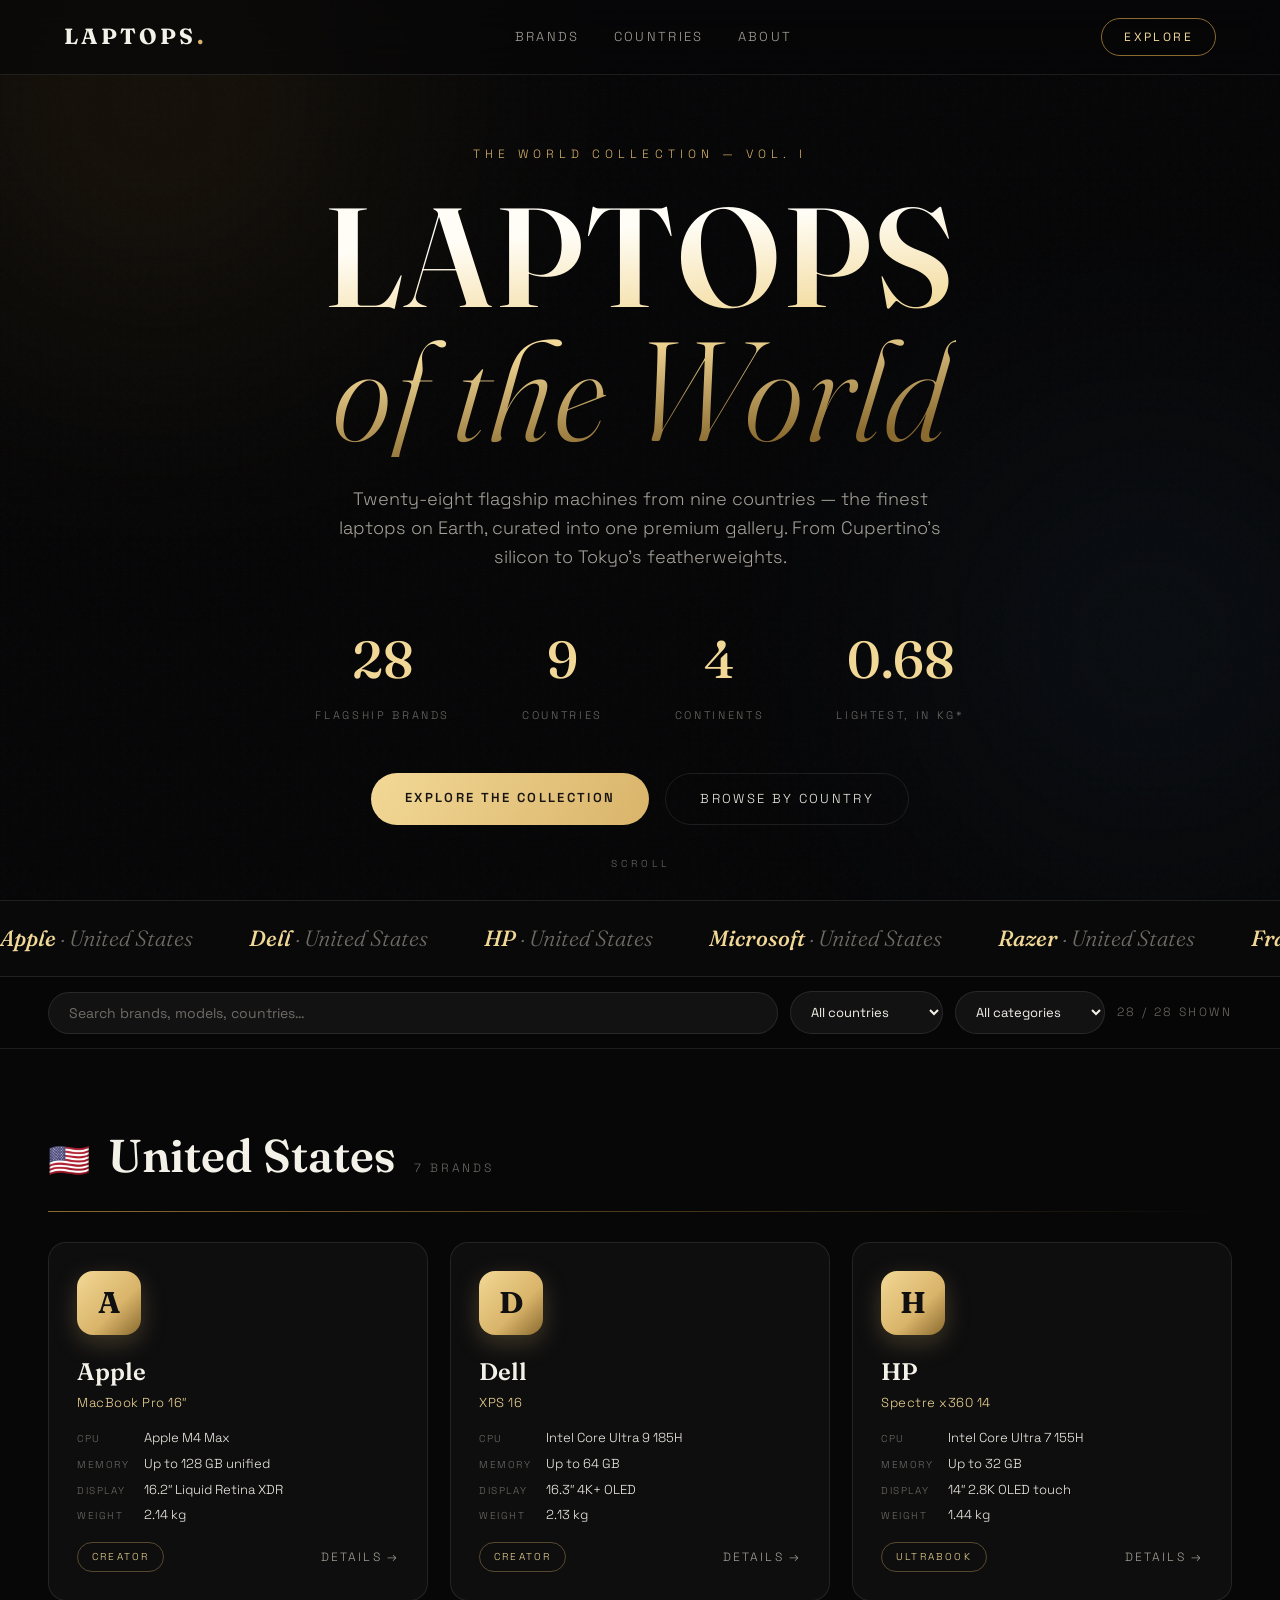
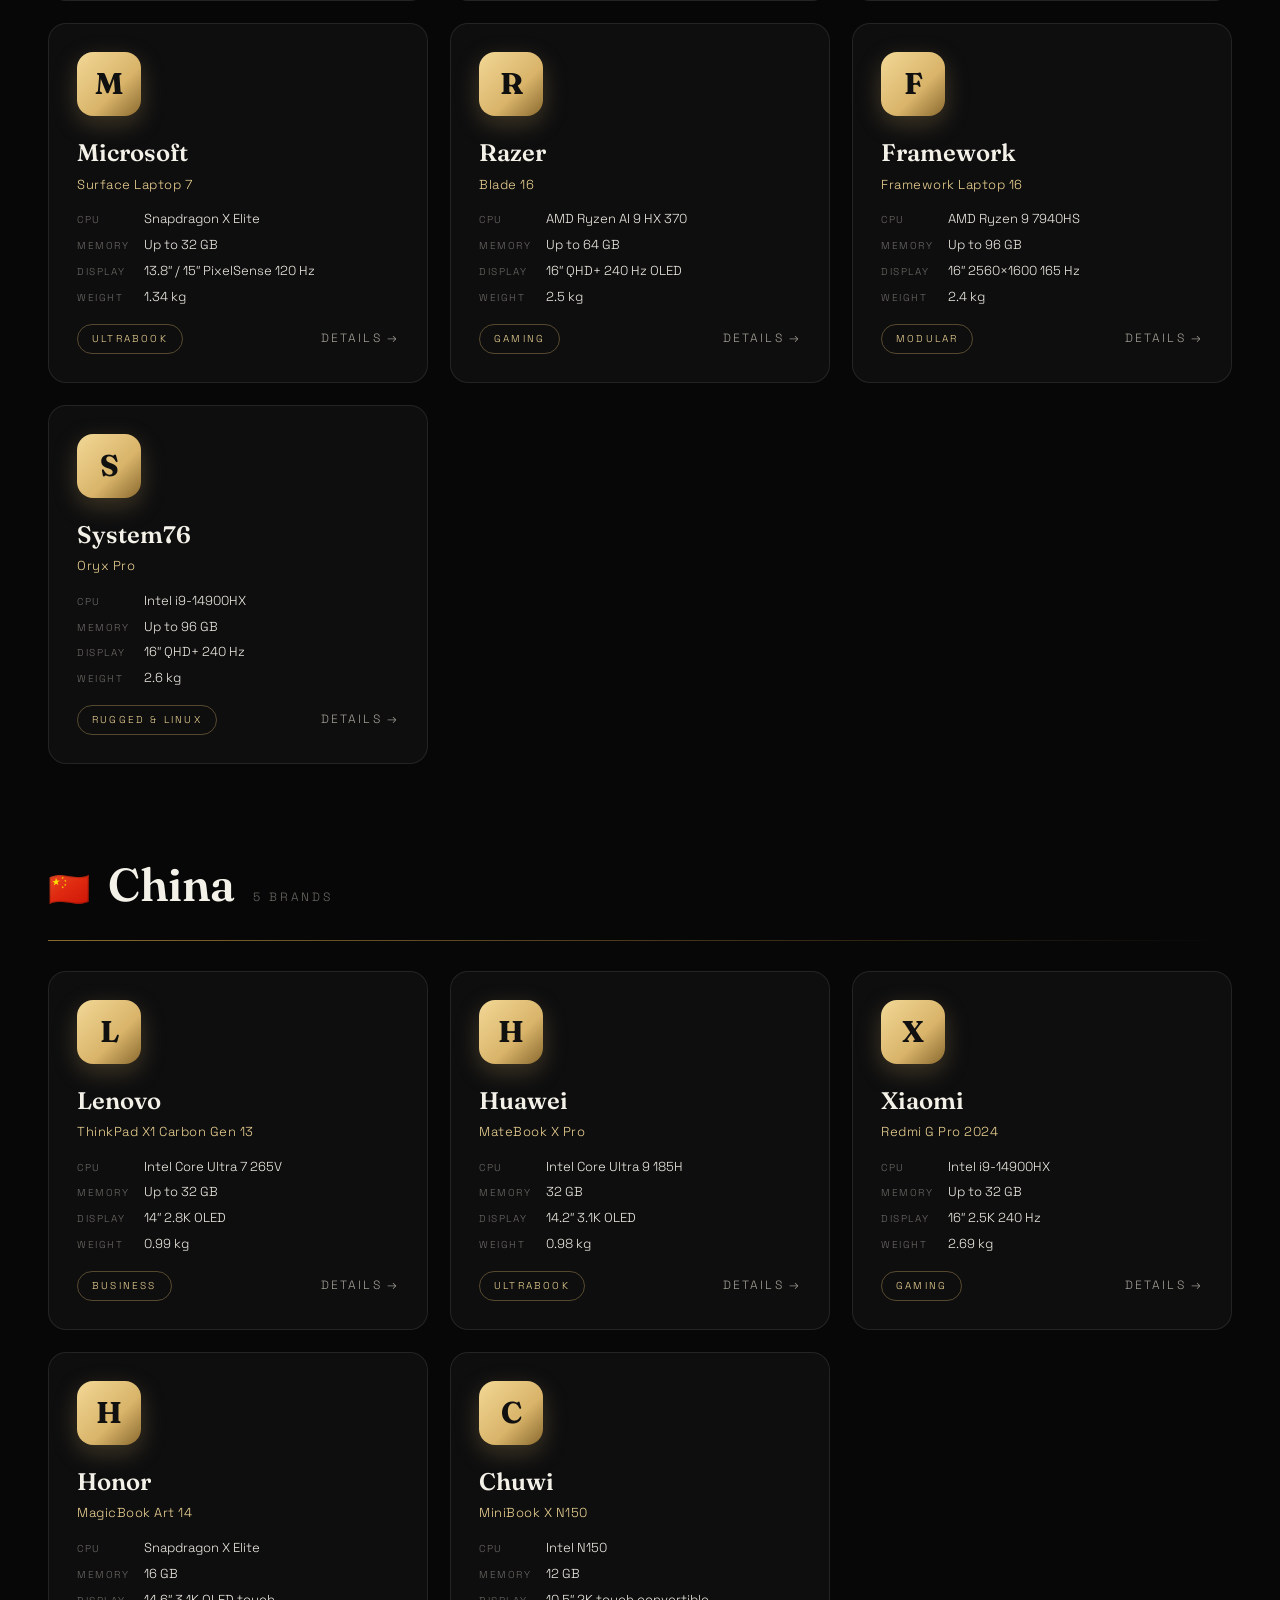
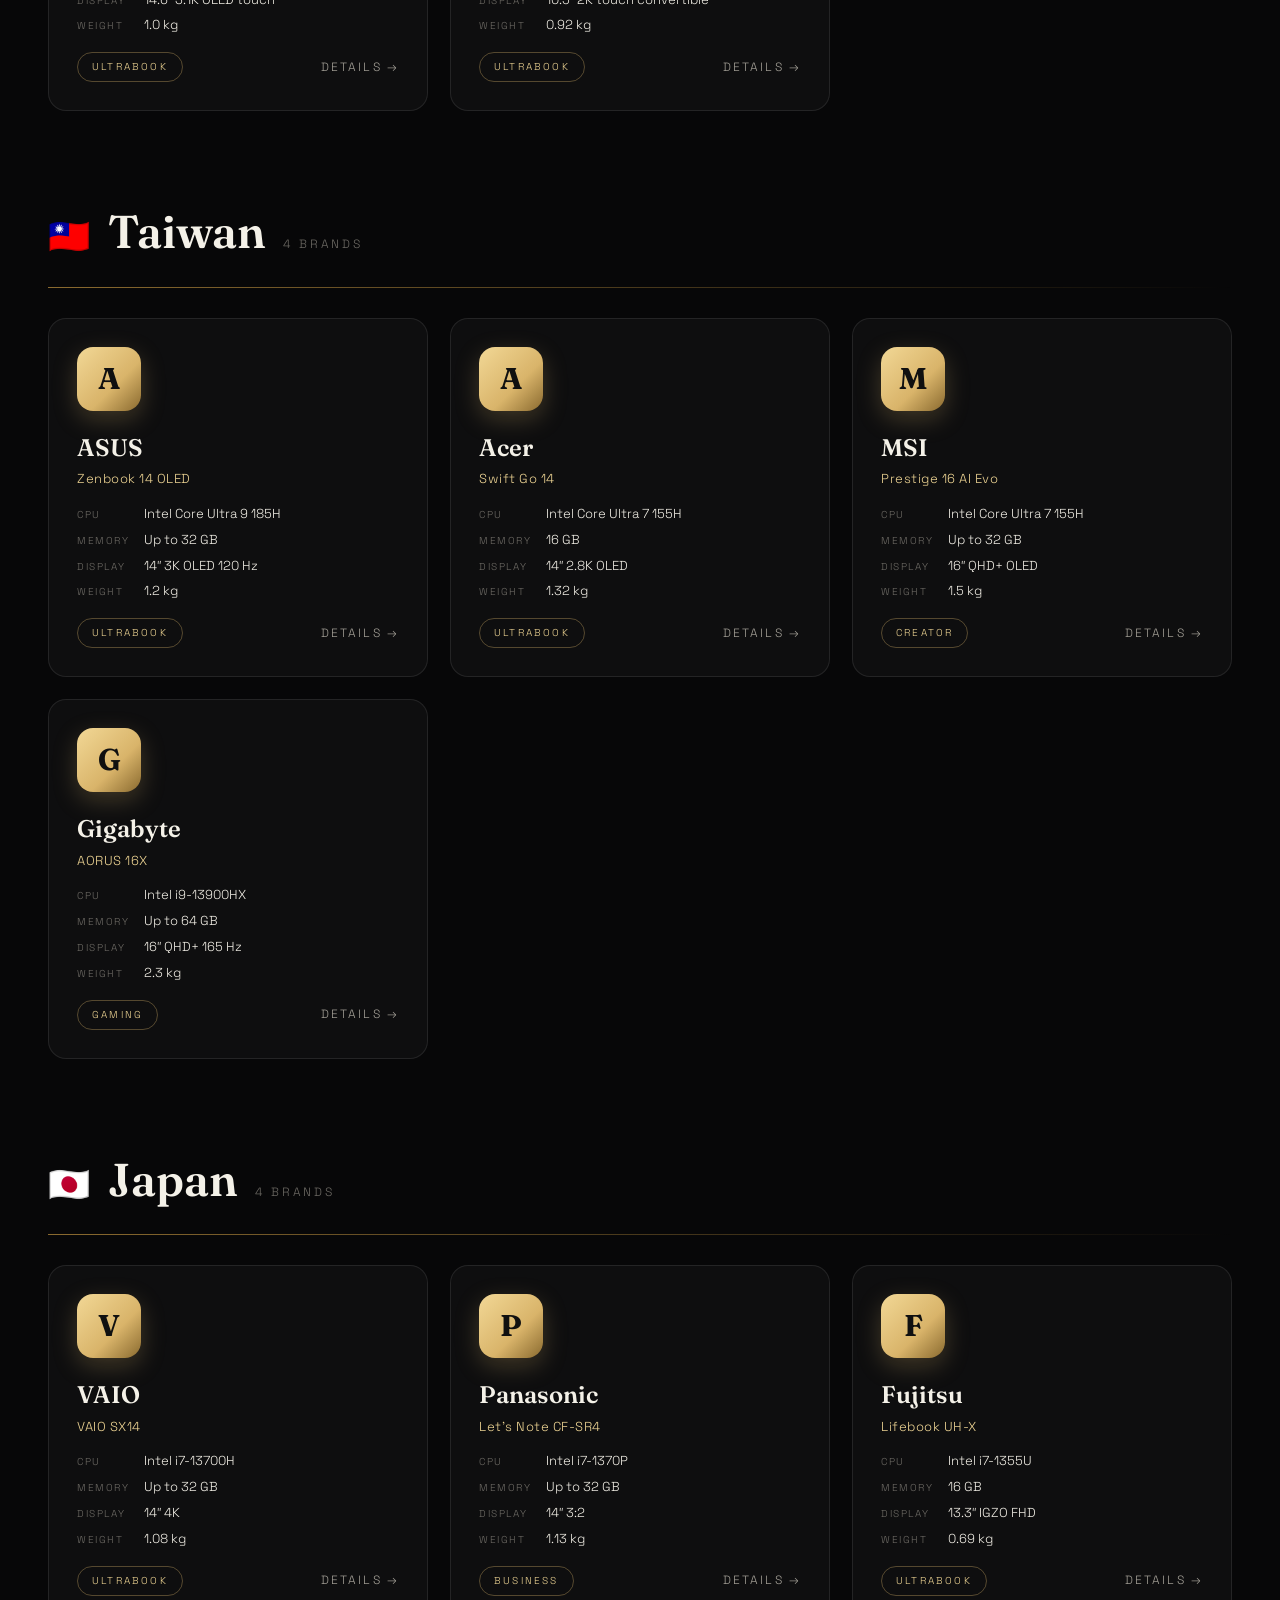
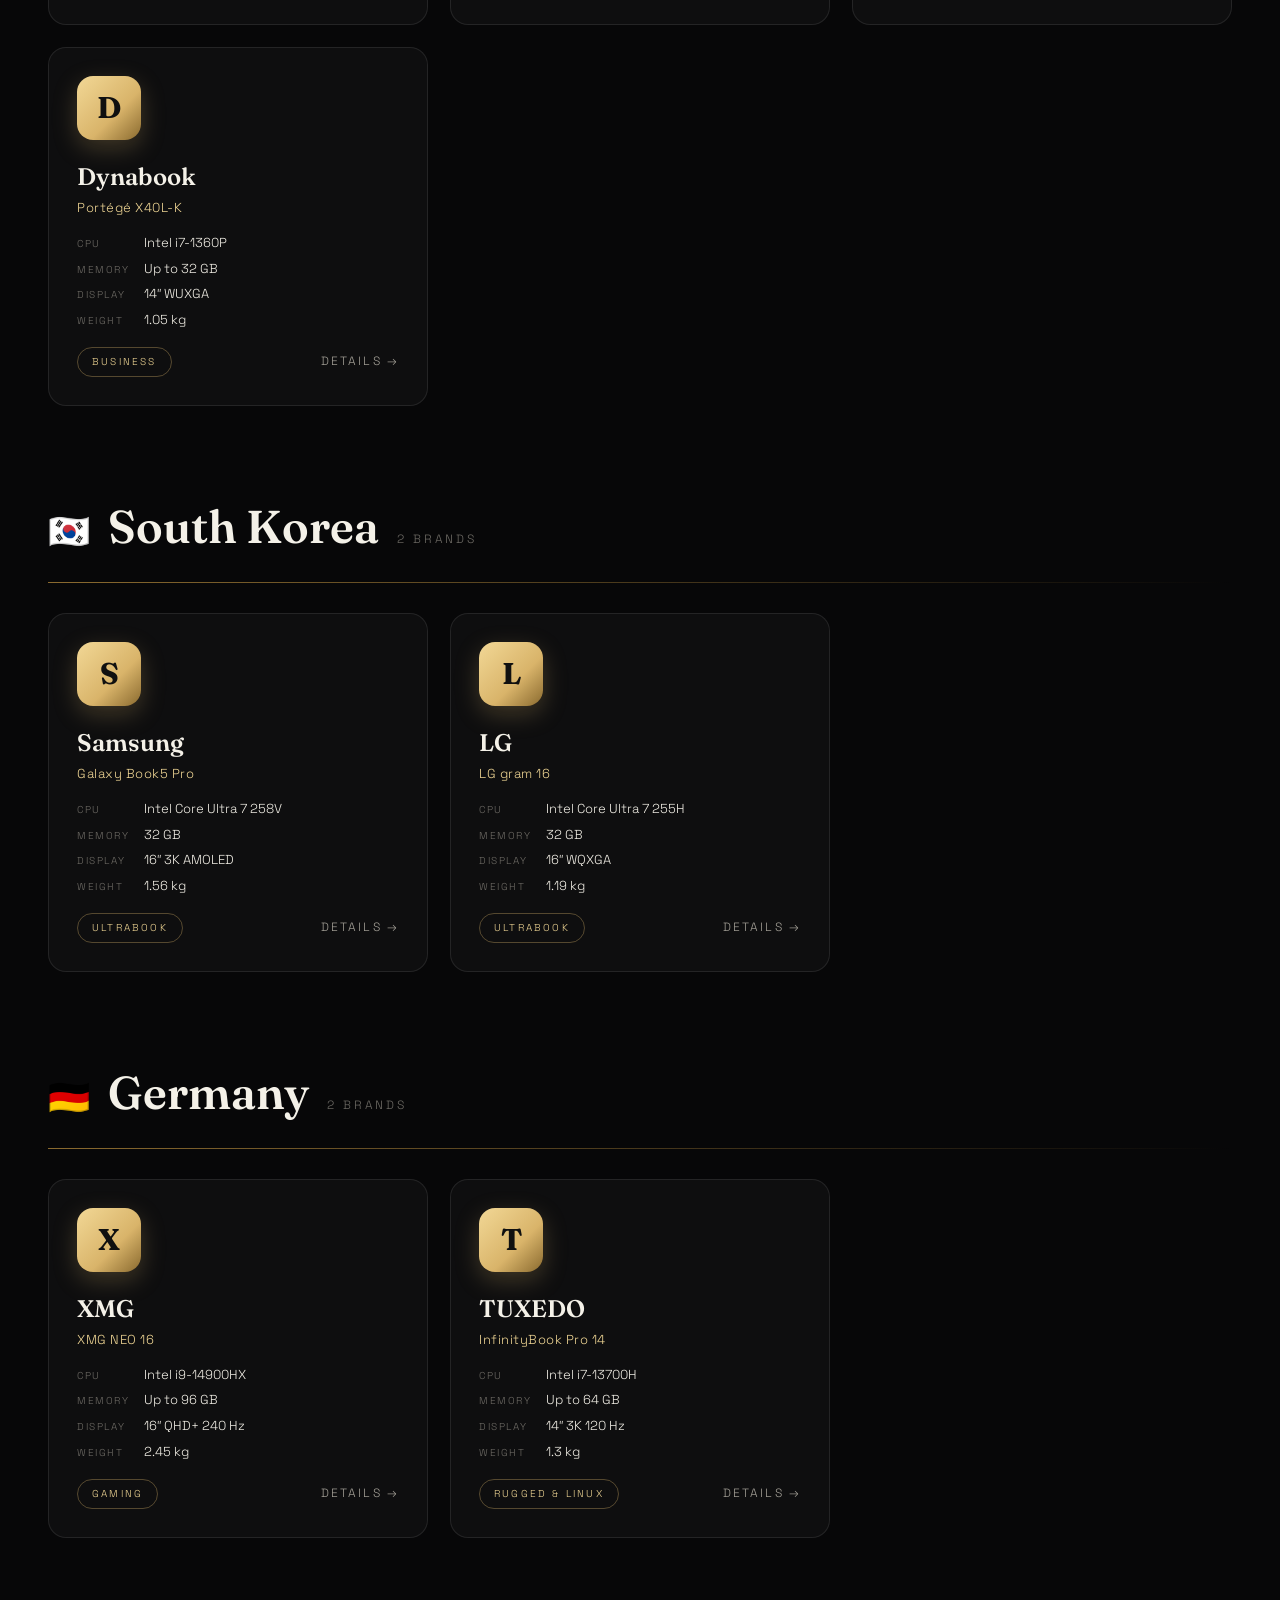
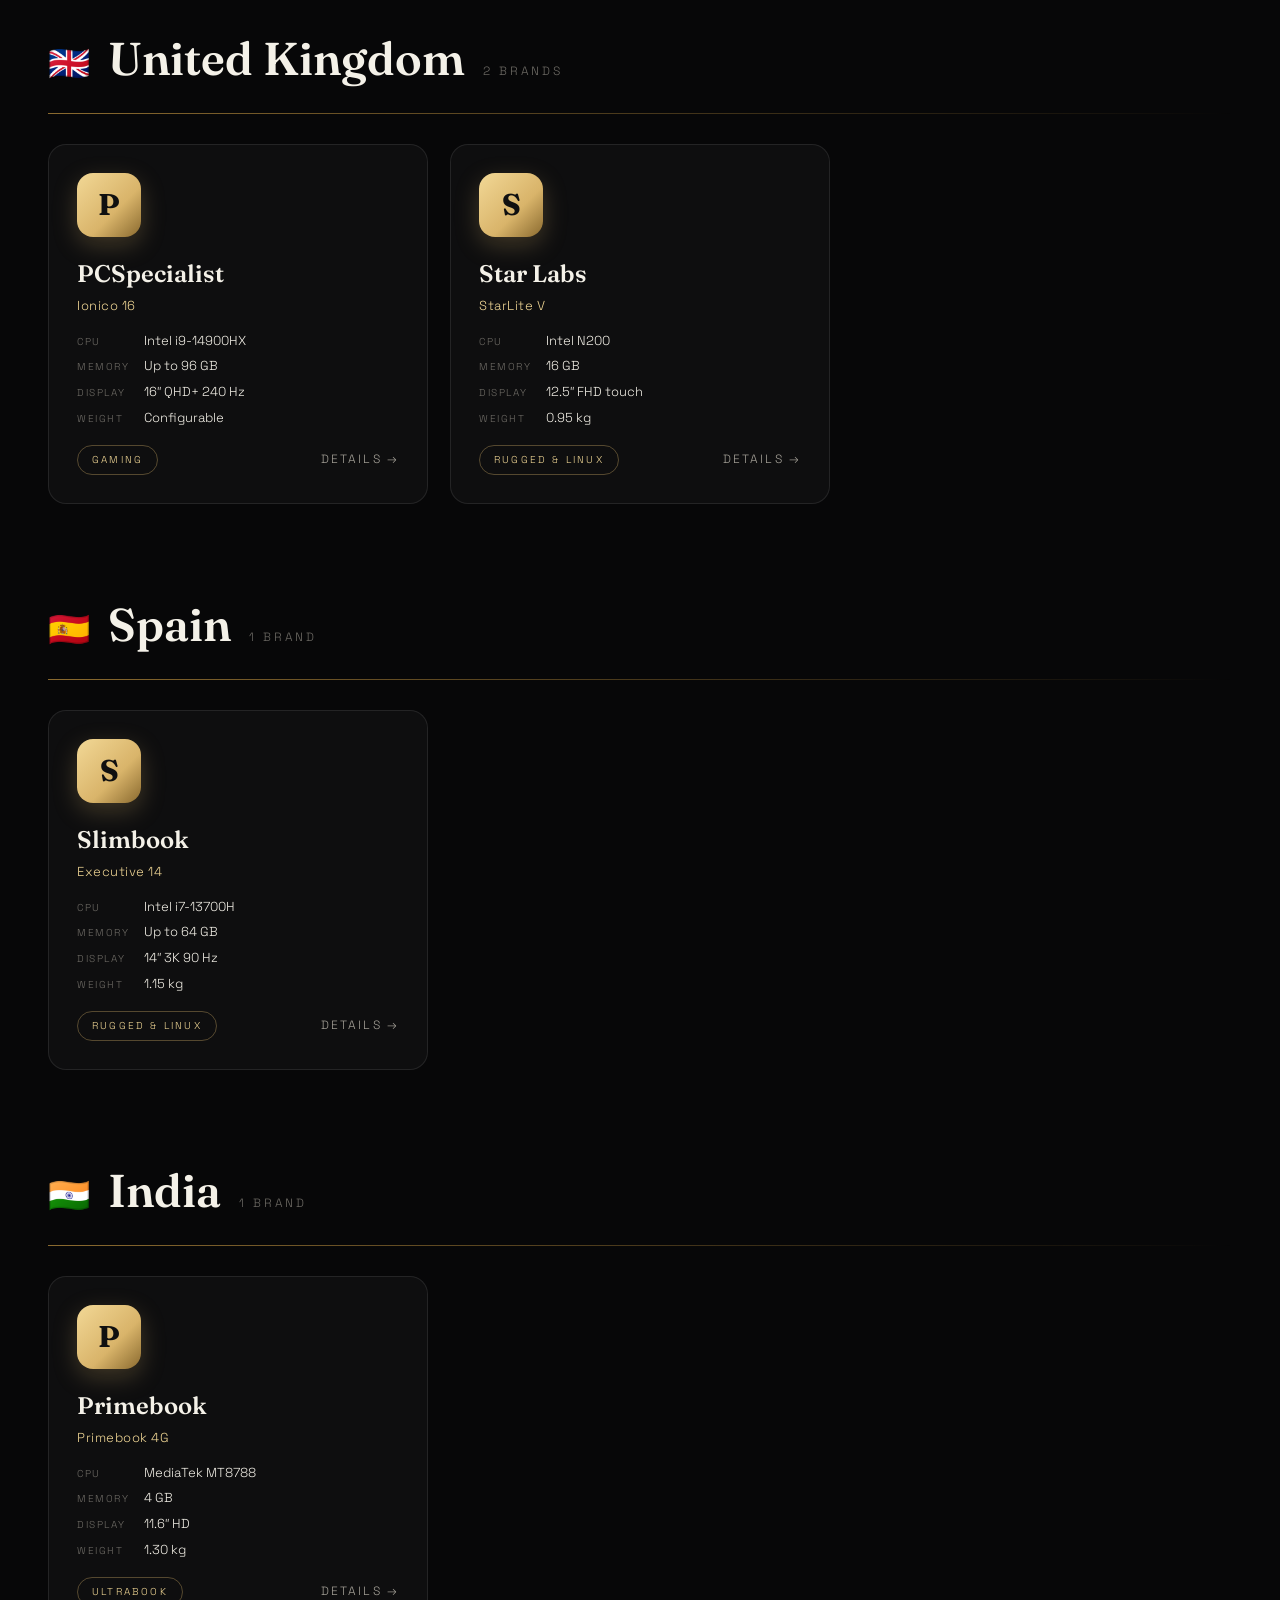
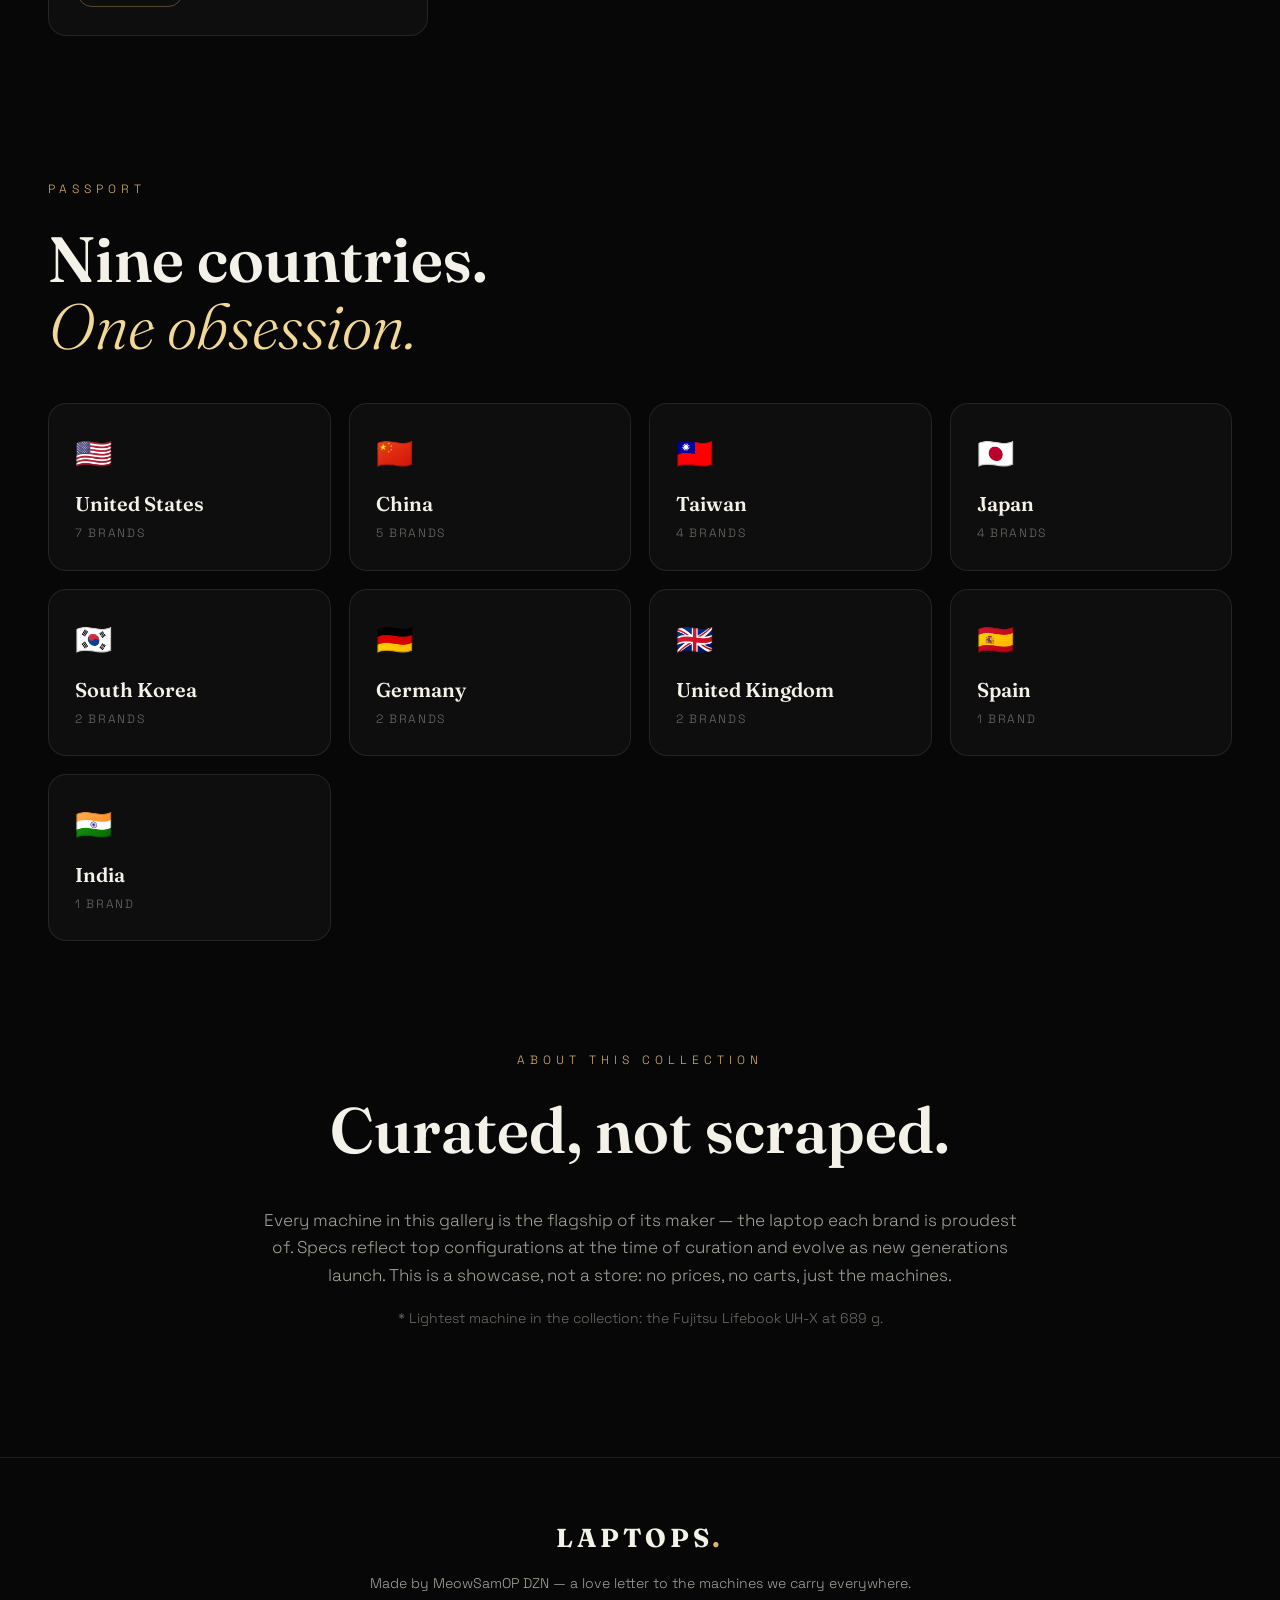
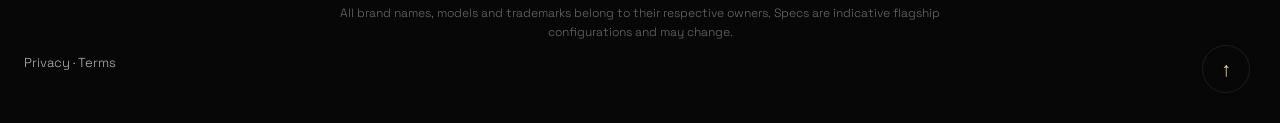
<file: index.html>
<!DOCTYPE html>
<html lang="en">
<head>
<meta charset="UTF-8">
<meta name="viewport" content="width=device-width, initial-scale=1.0">
<title>LAPTOPS — Flagship Laptops From Around the World</title>
<meta name="description" content="LAPTOPS is a premium showcase of flagship laptops from every corner of the planet — 28 legendary machines from 9 countries.">
<link rel="preconnect" href="https://fonts.googleapis.com">
<link rel="preconnect" href="https://fonts.gstatic.com" crossorigin>
<link href="https://fonts.googleapis.com/css2?family=Fraunces:ital,opsz,wght@0,9..144,300..900;1,9..144,300..900&family=Space+Grotesk:wght@300..700&display=swap" rel="stylesheet">
<link rel="stylesheet" href="styles.css">
<link rel="icon" href="data:image/svg+xml,<svg xmlns='http://www.w3.org/2000/svg' viewBox='0 0 100 100'><text y='.9em' font-size='90'>💻</text></svg>">
</head>
<body>
<div class="ambient" aria-hidden="true"><span class="orb orb-a"></span><span class="orb orb-b"></span><span class="grain"></span></div>

<nav class="nav" id="nav">
  <a class="wordmark" href="#top">LAPTOPS<span class="dot">.</span></a>
  <div class="nav-links">
    <a href="#atlas">Brands</a>
    <a href="#countries">Countries</a>
    <a href="#about">About</a>
  </div>
  <button class="nav-cta" id="navExplore">Explore</button>
</nav>

<header class="hero" id="top">
  <p class="eyebrow reveal">The World Collection &mdash; Vol. I</p>
  <h1 class="hero-title reveal">LAPTOPS<br><em>of the World</em></h1>
  <p class="hero-sub reveal">Twenty-eight flagship machines from nine countries &mdash; the finest laptops on Earth, curated into one premium gallery. From Cupertino&rsquo;s silicon to Tokyo&rsquo;s featherweights.</p>
  <div class="stats reveal">
    <div class="stat"><span class="stat-num" data-count="28">0</span><span class="stat-label">Flagship brands</span></div>
    <div class="stat"><span class="stat-num" data-count="9">0</span><span class="stat-label">Countries</span></div>
    <div class="stat"><span class="stat-num" data-count="4">0</span><span class="stat-label">Continents</span></div>
    <div class="stat"><span class="stat-num" data-count="0.68">0</span><span class="stat-label">Lightest, in kg*</span></div>
  </div>
  <div class="hero-ctas reveal">
    <a href="#atlas" class="btn btn-gold">Explore the collection</a>
    <a href="#countries" class="btn btn-ghost">Browse by country</a>
  </div>
  <p class="scroll-hint">Scroll</p>
</header>

<div class="marquee" aria-hidden="true"><div class="marquee-track" id="marqueeTrack"></div></div>

<div class="filterbar" id="filterbar">
  <div class="filter-inner">
    <input type="search" id="search" placeholder="Search brands, models, countries&hellip;" autocomplete="off">
    <select id="countryFilter"><option value="">All countries</option></select>
    <select id="categoryFilter">
      <option value="">All categories</option>
      <option>Ultrabook</option><option>Gaming</option><option>Creator</option>
      <option>Business</option><option>Modular</option><option>Rugged &amp; Linux</option>
    </select>
    <span class="result-count" id="resultCount"></span>
  </div>
</div>

<main id="atlas"></main>

<section class="countries" id="countries">
  <p class="eyebrow">Passport</p>
  <h2 class="section-title">Nine countries.<br><em>One obsession.</em></h2>
  <div class="country-grid" id="countryGrid"></div>
</section>

<section class="about" id="about">
  <p class="eyebrow">About this collection</p>
  <h2 class="section-title">Curated, not scraped.</h2>
  <p class="about-copy">Every machine in this gallery is the flagship of its maker &mdash; the laptop each brand is proudest of. Specs reflect top configurations at the time of curation and evolve as new generations launch. This is a showcase, not a store: no prices, no carts, just the machines.</p>
  <p class="about-copy dim">* Lightest machine in the collection: the Fujitsu Lifebook UH-X at 689&nbsp;g.</p>
</section>

<footer>
  <div class="foot-inner">
    <p class="foot-mark">LAPTOPS<span class="dot">.</span></p>
    <p class="foot-note">Made by MeowSamOP DZN &mdash; a love letter to the machines we carry everywhere.</p>
    <p class="foot-legal">All brand names, models and trademarks belong to their respective owners. Specs are indicative flagship configurations and may change.</p>
  </div>
  <button class="to-top" id="toTop" aria-label="Back to top">&uarr;</button>
<div style="font-size:13px;opacity:.75;margin-top:10px"><a href="/privacy.html">Privacy</a> · <a href="/terms.html">Terms</a></div></footer>

<div class="modal" id="modal" aria-hidden="true">
  <div class="modal-backdrop" id="modalBackdrop"></div>
  <div class="modal-card" role="dialog" aria-modal="true" id="modalCard"></div>
</div>

<script src="app.js"></script>
</body>
</html>
</file>
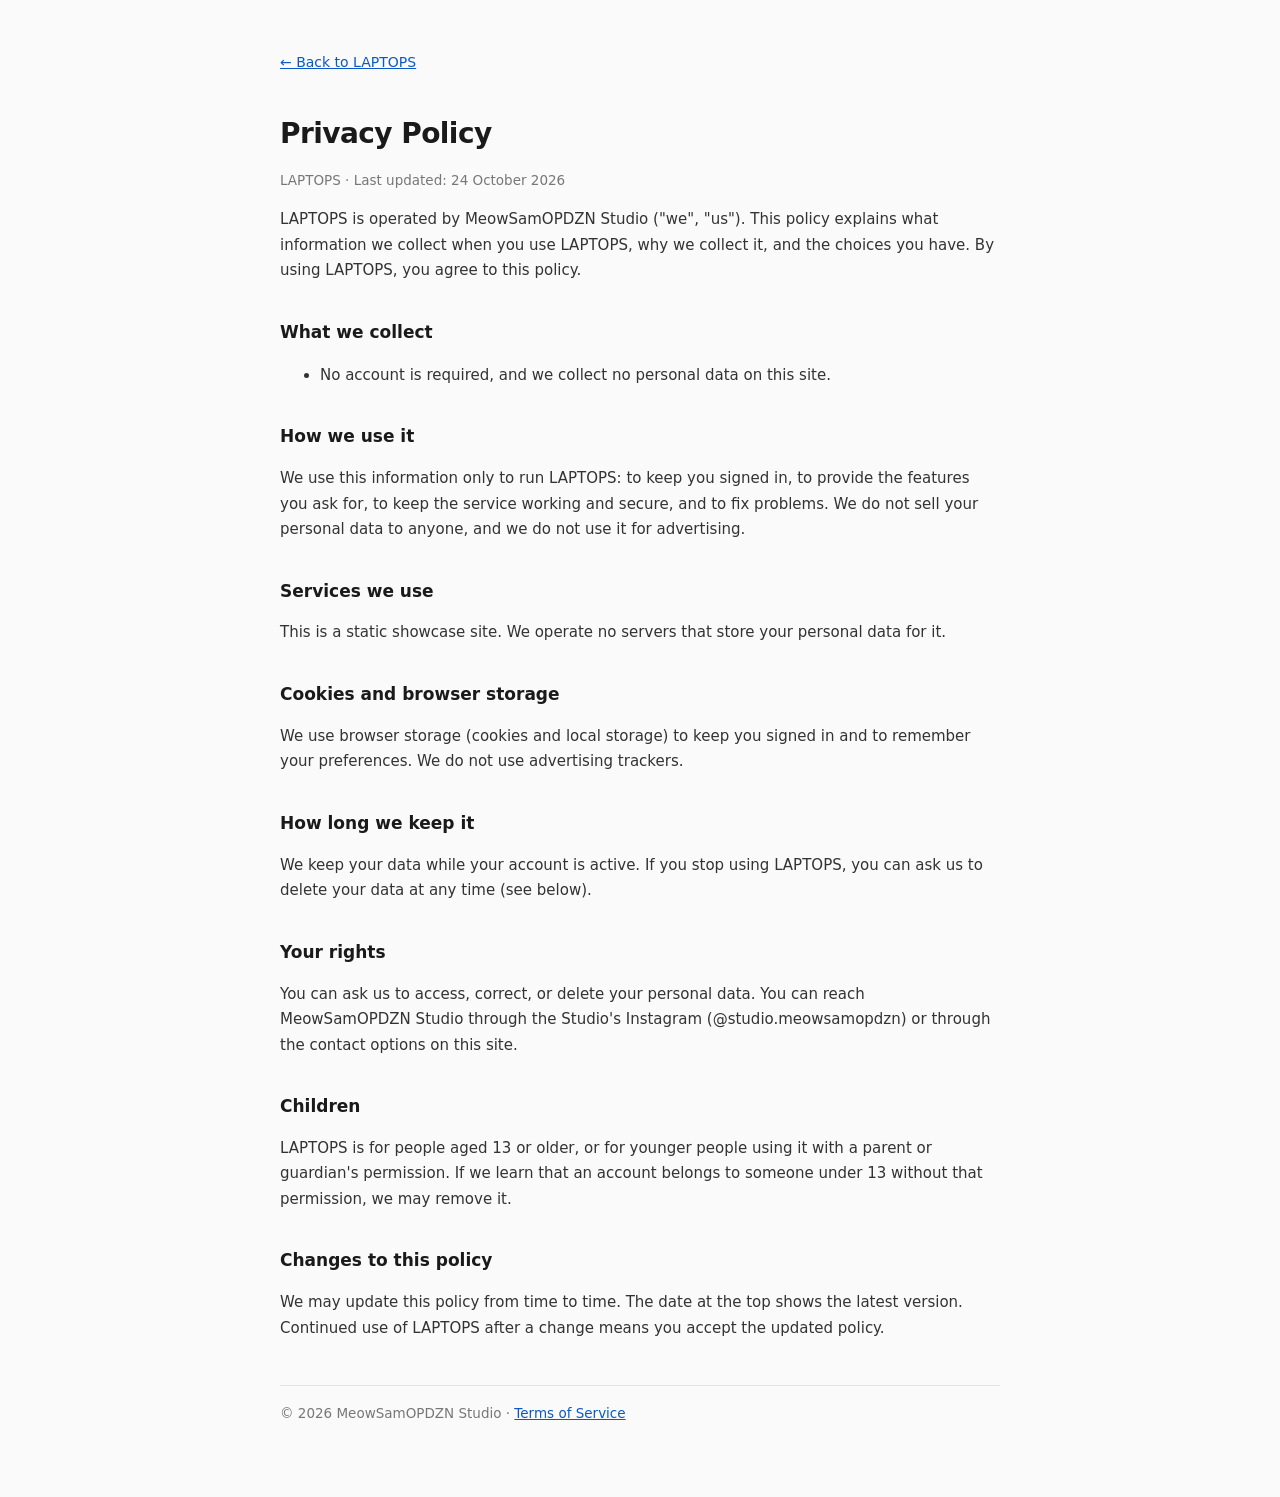
<file: privacy.html>
<!DOCTYPE html>
<html lang="en">
<head>
<meta charset="UTF-8">
<meta name="viewport" content="width=device-width, initial-scale=1">
<title>Privacy Policy — LAPTOPS</title>
<style>body{font-family:Inter,system-ui,-apple-system,Segoe UI,Roboto,Arial,sans-serif;
margin:0;background:#fafafa;color:#1a1a1a;line-height:1.7}
main{max-width:720px;margin:0 auto;padding:48px 22px 72px}
h1{font-size:28px;letter-spacing:-.02em;line-height:1.25}
h2{font-size:17px;margin:34px 0 8px}
p,li{font-size:15px;color:#333}
.meta{color:#777;font-size:13.5px}
a{color:#0a58ca}
.back{display:inline-block;margin-bottom:22px;font-size:14px}
.note{background:#fff;border:1px solid #e5e5e5;border-radius:12px;padding:16px 18px}
footer{margin-top:44px;border-top:1px solid #e5e5e5;padding-top:16px;font-size:13.5px;color:#777}</style>
</head>
<body>
<main>
<a class="back" href="/">← Back to LAPTOPS</a>
<h1>Privacy Policy</h1>
<p class="meta">LAPTOPS · Last updated: 24 October 2026</p>
<p>LAPTOPS is operated by MeowSamOPDZN Studio ("we", "us"). This policy explains
what information we collect when you use LAPTOPS, why we collect it, and the
choices you have. By using LAPTOPS, you agree to this policy.</p>
<h2>What we collect</h2>
<ul><li>No account is required, and we collect no personal data on this site.</li></ul>
<h2>How we use it</h2>
<p>We use this information only to run LAPTOPS: to keep you signed in, to provide
the features you ask for, to keep the service working and secure, and to fix
problems. We do not sell your personal data to anyone, and we do not use it for
advertising.</p>
<h2>Services we use</h2>
<p>This is a static showcase site. We operate no servers that store your personal data for it.</p>
<h2>Cookies and browser storage</h2>
<p>We use browser storage (cookies and local storage) to keep you signed in and
to remember your preferences. We do not use advertising trackers.</p>
<h2>How long we keep it</h2>
<p>We keep your data while your account is active. If you stop using LAPTOPS,
you can ask us to delete your data at any time (see below).</p>
<h2>Your rights</h2>
<p>You can ask us to access, correct, or delete your personal data. You can reach MeowSamOPDZN Studio through the Studio's Instagram (@studio.meowsamopdzn) or through the contact options on this site.</p>
<h2>Children</h2>
<p>LAPTOPS is for people aged 13 or older, or for younger people using it with a
parent or guardian's permission. If we learn that an account belongs to someone
under 13 without that permission, we may remove it.</p>

<h2>Changes to this policy</h2>
<p>We may update this policy from time to time. The date at the top shows the
latest version. Continued use of LAPTOPS after a change means you accept the
updated policy.</p>
<footer>© 2026 MeowSamOPDZN Studio · <a href="/terms.html">Terms of Service</a></footer>
</main>
</body>
</html>
</file>
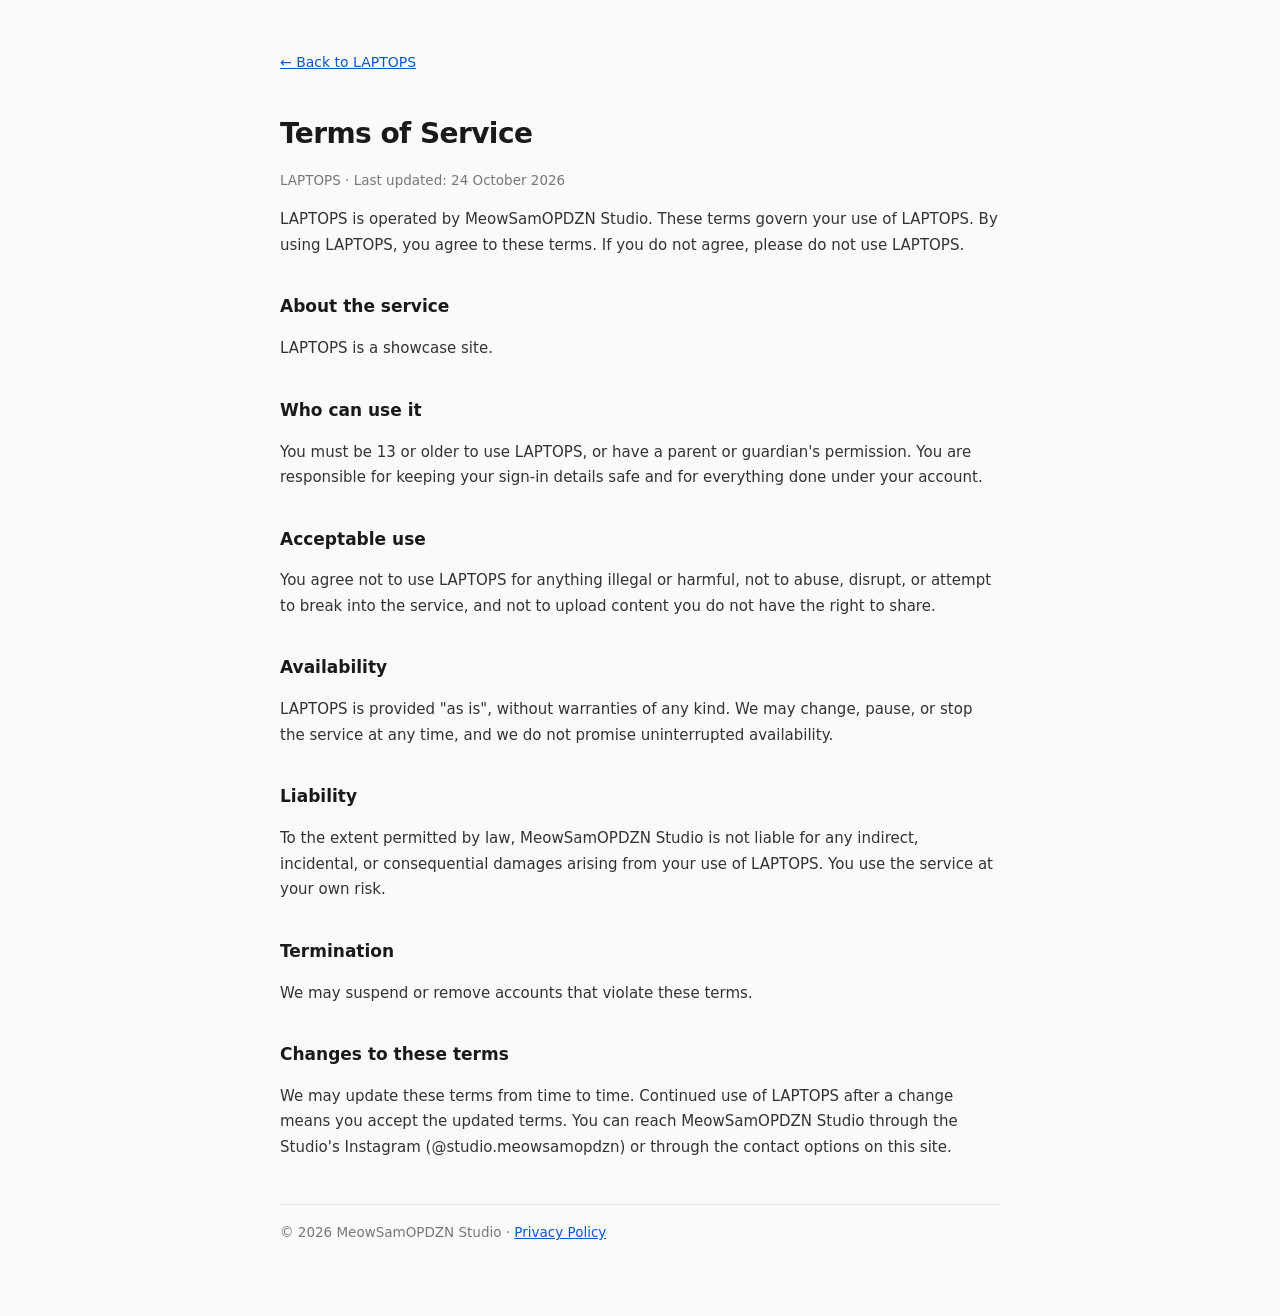
<file: terms.html>
<!DOCTYPE html>
<html lang="en">
<head>
<meta charset="UTF-8">
<meta name="viewport" content="width=device-width, initial-scale=1">
<title>Terms of Service — LAPTOPS</title>
<style>body{font-family:Inter,system-ui,-apple-system,Segoe UI,Roboto,Arial,sans-serif;
margin:0;background:#fafafa;color:#1a1a1a;line-height:1.7}
main{max-width:720px;margin:0 auto;padding:48px 22px 72px}
h1{font-size:28px;letter-spacing:-.02em;line-height:1.25}
h2{font-size:17px;margin:34px 0 8px}
p,li{font-size:15px;color:#333}
.meta{color:#777;font-size:13.5px}
a{color:#0a58ca}
.back{display:inline-block;margin-bottom:22px;font-size:14px}
.note{background:#fff;border:1px solid #e5e5e5;border-radius:12px;padding:16px 18px}
footer{margin-top:44px;border-top:1px solid #e5e5e5;padding-top:16px;font-size:13.5px;color:#777}</style>
</head>
<body>
<main>
<a class="back" href="/">← Back to LAPTOPS</a>
<h1>Terms of Service</h1>
<p class="meta">LAPTOPS · Last updated: 24 October 2026</p>
<p>LAPTOPS is operated by MeowSamOPDZN Studio. These terms govern your use of
LAPTOPS. By using LAPTOPS, you agree to these terms. If you do not agree, please
do not use LAPTOPS.</p>
<h2>About the service</h2>
<p>LAPTOPS is a showcase site.</p>
<h2>Who can use it</h2>
<p>You must be 13 or older to use LAPTOPS, or have a parent or guardian's
permission. You are responsible for keeping your sign-in details safe and for
everything done under your account.</p>
<h2>Acceptable use</h2>
<p>You agree not to use LAPTOPS for anything illegal or harmful, not to abuse,
disrupt, or attempt to break into the service, and not to upload content you do
not have the right to share.</p>

<h2>Availability</h2>
<p>LAPTOPS is provided "as is", without warranties of any kind. We may change,
pause, or stop the service at any time, and we do not promise uninterrupted
availability.</p>
<h2>Liability</h2>
<p>To the extent permitted by law, MeowSamOPDZN Studio is not liable for any
indirect, incidental, or consequential damages arising from your use of LAPTOPS.
You use the service at your own risk.</p>
<h2>Termination</h2>
<p>We may suspend or remove accounts that violate these terms.</p>
<h2>Changes to these terms</h2>
<p>We may update these terms from time to time. Continued use of LAPTOPS after a
change means you accept the updated terms. You can reach MeowSamOPDZN Studio through the Studio's Instagram (@studio.meowsamopdzn) or through the contact options on this site.</p>
<footer>© 2026 MeowSamOPDZN Studio · <a href="/privacy.html">Privacy Policy</a></footer>
</main>
</body>
</html>
</file>
<file: styles.css>
/* LAPTOPS — premium dark editorial theme */
:root{
  --bg:#070708;
  --bg2:#0d0d10;
  --card:rgba(255,255,255,.032);
  --line:rgba(255,255,255,.09);
  --gold:#d9b46a;
  --gold2:#f2d896;
  --gold-deep:#8a6a2f;
  --ivory:#f4f1e8;
  --muted:#a7a39a;
  --dim:#6f6c66;
  --serif:"Fraunces",Georgia,serif;
  --sans:"Space Grotesk",system-ui,sans-serif;
  --r:18px;
}
*{margin:0;padding:0;box-sizing:border-box}
html{scroll-behavior:smooth}
body{
  background:var(--bg);color:var(--ivory);font-family:var(--sans);
  font-weight:300;line-height:1.6;overflow-x:hidden;
  -webkit-font-smoothing:antialiased;
}
::selection{background:var(--gold);color:#111}
a{color:inherit;text-decoration:none}

/* ambient background */
.ambient{position:fixed;inset:0;z-index:-1;pointer-events:none;overflow:hidden}
.orb{position:absolute;border-radius:50%;filter:blur(120px);opacity:.5}
.orb-a{width:60vw;height:60vw;left:-18vw;top:-22vw;background:radial-gradient(circle,#3a2c12 0%,transparent 65%)}
.orb-b{width:52vw;height:52vw;right:-16vw;top:34vh;background:radial-gradient(circle,#14202e 0%,transparent 65%)}
.grain{position:absolute;inset:0;opacity:.05;background-image:url("data:image/svg+xml,%3Csvg xmlns='http://www.w3.org/2000/svg' width='120' height='120'%3E%3Cfilter id='n'%3E%3CfeTurbulence baseFrequency='0.9'/%3E%3C/filter%3E%3Crect width='120' height='120' filter='url(%23n)' opacity='1'/%3E%3C/svg%3E")}

/* nav */
.nav{
  position:fixed;top:0;left:0;right:0;z-index:50;
  display:flex;align-items:center;justify-content:space-between;
  padding:18px clamp(20px,5vw,64px);
  backdrop-filter:blur(18px);-webkit-backdrop-filter:blur(18px);
  background:rgba(7,7,8,.55);border-bottom:1px solid var(--line);
}
.wordmark{font-family:var(--serif);font-weight:700;font-size:22px;letter-spacing:.14em}
.wordmark .dot,.dot{color:var(--gold)}
.nav-links{display:flex;gap:34px;font-size:13px;letter-spacing:.18em;text-transform:uppercase;color:var(--muted)}
.nav-links a{transition:color .25s}
.nav-links a:hover{color:var(--gold2)}
.nav-cta{
  font-family:var(--sans);font-size:12px;letter-spacing:.2em;text-transform:uppercase;
  color:var(--gold2);background:transparent;border:1px solid var(--gold-deep);
  padding:10px 22px;border-radius:999px;cursor:pointer;transition:.3s;
}
.nav-cta:hover{background:var(--gold);color:#141414;border-color:var(--gold)}

/* hero */
.hero{
  min-height:100svh;display:flex;flex-direction:column;justify-content:center;align-items:center;
  text-align:center;padding:130px 24px 60px;position:relative;
}
.eyebrow{
  font-size:12px;letter-spacing:.42em;text-transform:uppercase;color:var(--gold);
  margin-bottom:26px;
}
.hero-title{
  font-family:var(--serif);font-weight:600;font-size:clamp(58px,11vw,150px);
  line-height:.95;letter-spacing:.02em;
  background:linear-gradient(175deg,#fffdf6 20%,var(--gold2) 55%,var(--gold-deep) 90%);
  -webkit-background-clip:text;background-clip:text;-webkit-text-fill-color:transparent;
  margin-bottom:28px;
}
.hero-title em{font-style:italic;font-weight:300}
.hero-sub{max-width:640px;color:var(--muted);font-size:clamp(15px,2vw,18px);margin-bottom:46px}
.stats{display:flex;gap:clamp(24px,6vw,72px);margin-bottom:48px;flex-wrap:wrap;justify-content:center}
.stat{display:flex;flex-direction:column;align-items:center}
.stat-num{font-family:var(--serif);font-size:clamp(34px,4.5vw,52px);color:var(--gold2);font-weight:500}
.stat-label{font-size:11px;letter-spacing:.24em;text-transform:uppercase;color:var(--dim);margin-top:6px}
.hero-ctas{display:flex;gap:16px;flex-wrap:wrap;justify-content:center}
.btn{
  padding:15px 34px;border-radius:999px;font-size:13px;letter-spacing:.18em;text-transform:uppercase;
  transition:.3s;display:inline-block;
}
.btn-gold{background:linear-gradient(120deg,var(--gold2),var(--gold));color:#161310;font-weight:600}
.btn-gold:hover{transform:translateY(-2px);box-shadow:0 14px 40px rgba(217,180,106,.28)}
.btn-ghost{border:1px solid var(--line);color:var(--ivory)}
.btn-ghost:hover{border-color:var(--gold);color:var(--gold2)}
.scroll-hint{
  position:absolute;bottom:28px;left:50%;transform:translateX(-50%);
  font-size:10px;letter-spacing:.4em;text-transform:uppercase;color:var(--dim);
  animation:bob 2.4s ease-in-out infinite;
}
@keyframes bob{0%,100%{transform:translate(-50%,0)}50%{transform:translate(-50%,8px)}}

/* marquee */
.marquee{overflow:hidden;border-top:1px solid var(--line);border-bottom:1px solid var(--line);padding:20px 0;background:rgba(255,255,255,.012)}
.marquee-track{display:flex;gap:56px;width:max-content;animation:scroll 42s linear infinite}
.marquee-track span{font-family:var(--serif);font-style:italic;font-size:22px;color:var(--dim);white-space:nowrap}
.marquee-track span b{color:var(--gold2);font-weight:500}
@keyframes scroll{to{transform:translateX(-50%)}}

/* filter bar */
.filterbar{position:sticky;top:65px;z-index:40;background:rgba(7,7,8,.78);backdrop-filter:blur(16px);border-bottom:1px solid var(--line)}
.filter-inner{
  max-width:1280px;margin:0 auto;padding:14px clamp(20px,4vw,48px);
  display:flex;gap:12px;align-items:center;flex-wrap:wrap;
}
#search{
  flex:1;min-width:200px;background:rgba(255,255,255,.05);border:1px solid var(--line);
  color:var(--ivory);border-radius:999px;padding:11px 20px;font-family:var(--sans);font-size:14px;outline:none;transition:.25s;
}
#search:focus{border-color:var(--gold);box-shadow:0 0 0 3px rgba(217,180,106,.15)}
#search::placeholder{color:var(--dim)}
select{
  background:rgba(255,255,255,.05);border:1px solid var(--line);color:var(--ivory);
  border-radius:999px;padding:11px 16px;font-family:var(--sans);font-size:13px;outline:none;cursor:pointer;
}
select option{background:#141416}
.result-count{margin-left:auto;font-size:12px;letter-spacing:.2em;text-transform:uppercase;color:var(--dim)}

/* country sections */
main{max-width:1280px;margin:0 auto;padding:70px clamp(20px,4vw,48px) 20px}
.country{margin-bottom:84px}
.country-head{display:flex;align-items:baseline;gap:18px;margin-bottom:10px;flex-wrap:wrap}
.country-flag{font-size:34px;line-height:1}
.country-name{font-family:var(--serif);font-size:clamp(30px,4vw,46px);font-weight:600}
.country-meta{font-size:12px;letter-spacing:.24em;text-transform:uppercase;color:var(--dim)}
.country-line{height:1px;background:linear-gradient(90deg,var(--gold-deep),transparent);margin:18px 0 30px}
.grid{display:grid;grid-template-columns:repeat(auto-fill,minmax(300px,1fr));gap:22px}

/* card */
.card{
  position:relative;background:var(--card);border:1px solid var(--line);border-radius:var(--r);
  padding:28px;cursor:pointer;overflow:hidden;transition:transform .35s,border-color .35s,box-shadow .35s;
}
.card::before{
  content:"";position:absolute;inset:0;opacity:0;transition:opacity .4s;pointer-events:none;
  background:radial-gradient(420px circle at var(--mx,50%) var(--my,0%),rgba(217,180,106,.12),transparent 60%);
}
.card:hover{transform:translateY(-6px);border-color:rgba(217,180,106,.45);box-shadow:0 24px 60px rgba(0,0,0,.5)}
.card:hover::before{opacity:1}
.mono{
  width:64px;height:64px;border-radius:16px;display:flex;align-items:center;justify-content:center;
  font-family:var(--serif);font-size:30px;font-weight:700;color:#101010;margin-bottom:18px;
  background:linear-gradient(135deg,var(--gold2),var(--gold) 60%,var(--gold-deep));
  box-shadow:0 8px 24px rgba(217,180,106,.25);
}
.card-brand{font-family:var(--serif);font-size:24px;font-weight:600;margin-bottom:2px}
.card-flagship{font-size:13px;color:var(--gold2);letter-spacing:.04em;margin-bottom:14px}
.spec-rows{display:grid;grid-template-columns:auto 1fr;gap:5px 14px;font-size:13px;margin-bottom:16px}
.spec-rows dt{color:var(--dim);text-transform:uppercase;font-size:10px;letter-spacing:.16em;padding-top:3px}
.spec-rows dd{color:var(--ivory);font-weight:300}
.card-foot{display:flex;align-items:center;justify-content:space-between}
.pill{
  font-size:10px;letter-spacing:.22em;text-transform:uppercase;color:var(--gold2);
  border:1px solid rgba(217,180,106,.35);border-radius:999px;padding:6px 14px;
}
.view{font-size:12px;letter-spacing:.18em;text-transform:uppercase;color:var(--muted);transition:.25s}
.card:hover .view{color:var(--gold2)}
.empty{padding:60px 0;text-align:center;color:var(--dim);font-family:var(--serif);font-size:24px;font-style:italic}

/* countries passport */
.countries{max-width:1280px;margin:0 auto;padding:40px clamp(20px,4vw,48px) 90px}
.section-title{font-family:var(--serif);font-size:clamp(36px,5.5vw,64px);font-weight:600;line-height:1.05;margin-bottom:44px}
.section-title em{font-style:italic;color:var(--gold2);font-weight:300}
.country-grid{display:grid;grid-template-columns:repeat(auto-fill,minmax(240px,1fr));gap:18px}
.country-tile{
  border:1px solid var(--line);border-radius:var(--r);padding:26px;background:var(--card);
  cursor:pointer;transition:.3s;
}
.country-tile:hover{border-color:rgba(217,180,106,.5);transform:translateY(-4px)}
.country-tile .f{font-size:30px;margin-bottom:10px}
.country-tile h3{font-family:var(--serif);font-size:20px;font-weight:600}
.country-tile p{font-size:12px;color:var(--dim);letter-spacing:.14em;text-transform:uppercase;margin-top:4px}

/* about */
.about{max-width:820px;margin:0 auto;padding:20px 24px 110px;text-align:center}
.about-copy{color:var(--muted);font-size:17px;margin-bottom:18px}
.about-copy.dim{color:var(--dim);font-size:14px}

/* footer */
footer{border-top:1px solid var(--line);padding:60px 24px 50px;position:relative}
.foot-inner{max-width:1280px;margin:0 auto;text-align:center}
.foot-mark{font-family:var(--serif);font-size:26px;letter-spacing:.14em;font-weight:700;margin-bottom:12px}
.foot-note{color:var(--muted);font-size:14px;margin-bottom:10px}
.foot-legal{color:var(--dim);font-size:12px;max-width:620px;margin:0 auto}
.to-top{
  position:absolute;right:30px;bottom:30px;width:48px;height:48px;border-radius:50%;
  background:transparent;border:1px solid var(--line);color:var(--gold2);font-size:20px;cursor:pointer;transition:.3s;
}
.to-top:hover{border-color:var(--gold);transform:translateY(-4px)}

/* modal */
.modal{position:fixed;inset:0;z-index:100;display:none;align-items:center;justify-content:center;padding:20px}
.modal.open{display:flex}
.modal-backdrop{position:absolute;inset:0;background:rgba(4,4,5,.8);backdrop-filter:blur(8px)}
.modal-card{
  position:relative;max-width:640px;width:100%;max-height:88vh;overflow:auto;
  background:#111114;border:1px solid rgba(217,180,106,.3);border-radius:24px;padding:44px;
  animation:pop .35s cubic-bezier(.2,.9,.3,1.2);
}
@keyframes pop{from{transform:scale(.94) translateY(12px);opacity:0}}
.modal-close{
  position:absolute;top:18px;right:22px;background:none;border:none;color:var(--dim);
  font-size:26px;cursor:pointer;transition:.2s;
}
.modal-close:hover{color:var(--gold2)}
.modal-head{display:flex;gap:22px;align-items:center;margin-bottom:22px}
.modal-head .mono{margin:0;width:76px;height:76px;font-size:36px;flex-shrink:0}
.modal-brand{font-family:var(--serif);font-size:32px;font-weight:600}
.modal-flagship{color:var(--gold2);font-size:15px}
.modal-blurb{color:var(--muted);font-size:15px;margin-bottom:24px}
.modal-specs{width:100%;border-collapse:collapse;margin-bottom:26px;font-size:14px}
.modal-specs th{
  text-align:left;color:var(--dim);text-transform:uppercase;font-size:10px;letter-spacing:.2em;
  padding:10px 4px;border-bottom:1px solid var(--line);font-weight:400;width:38%;
}
.modal-specs td{padding:10px 4px;border-bottom:1px solid rgba(255,255,255,.05)}
.modal-meta{display:flex;gap:10px;flex-wrap:wrap;margin-bottom:26px}
.modal-link{
  display:inline-block;padding:13px 30px;border-radius:999px;font-size:12px;letter-spacing:.2em;
  text-transform:uppercase;background:linear-gradient(120deg,var(--gold2),var(--gold));color:#161310;font-weight:600;
}
.modal-link:hover{box-shadow:0 10px 30px rgba(217,180,106,.3)}

/* reveal */
.reveal{opacity:0;transform:translateY(28px);transition:opacity .8s ease,transform .8s ease}
.reveal.in{opacity:1;transform:none}

@media(max-width:720px){
  .nav-links{display:none}
  .filter-inner{flex-direction:column;align-items:stretch}
  .result-count{margin-left:0;text-align:center}
  .modal-card{padding:32px 24px}
  .stats{gap:22px}
}
</file>
